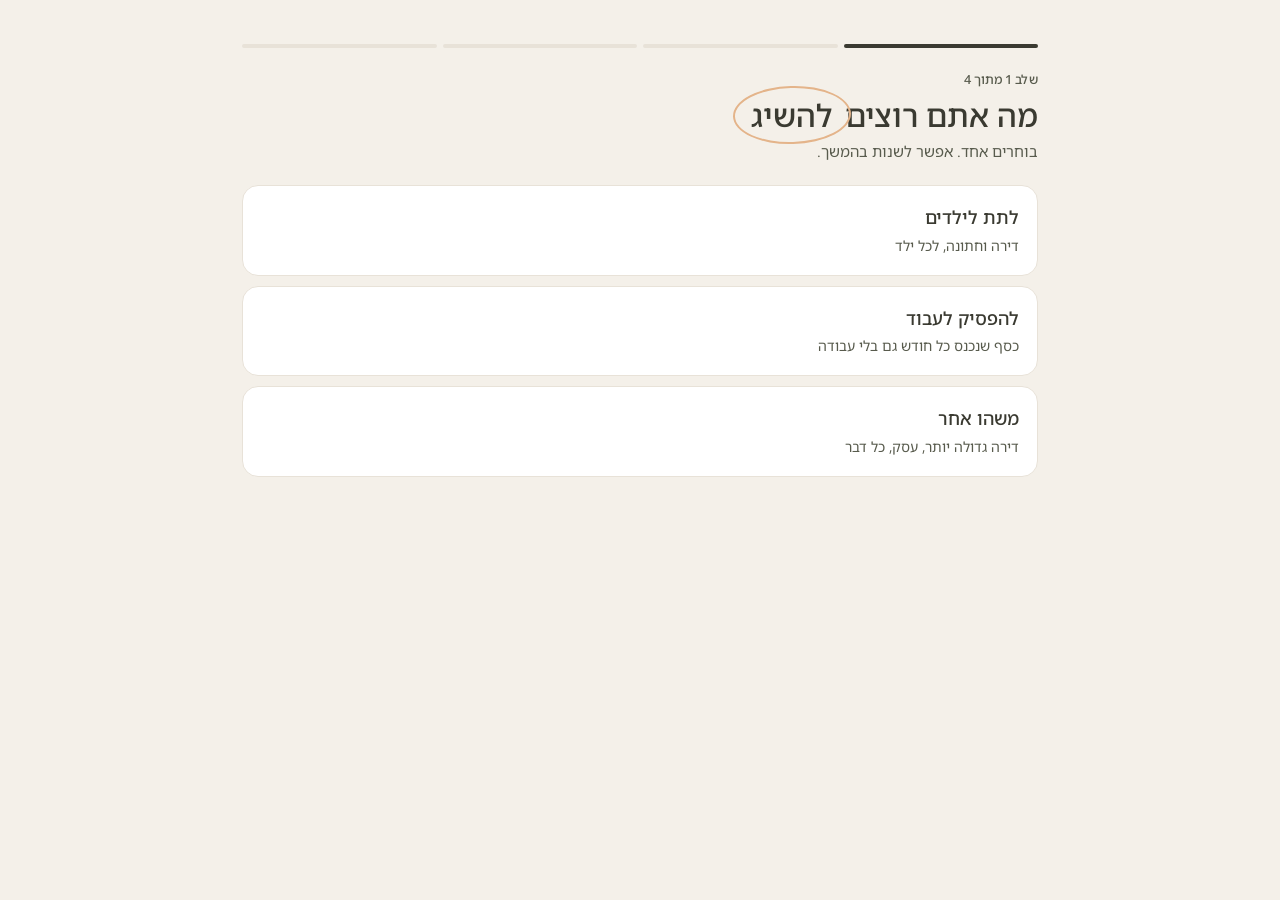
<file: docs/index.html>
<!DOCTYPE html>
<html lang="he" dir="rtl">
<head>
<meta charset="utf-8">
<meta name="viewport" content="width=device-width,initial-scale=1">
<title>כמה כסף חסר לכם</title>
<link href="https://fonts.googleapis.com/css2?family=Noto+Sans+Hebrew:wght@300;400;500;600&display=swap" rel="stylesheet">
<link rel="stylesheet" href="./gap.css">
</head>
<body>
<div id="osher-gap"></div>
<script src="./gap.js"></script>
</body>
</html>
</file>
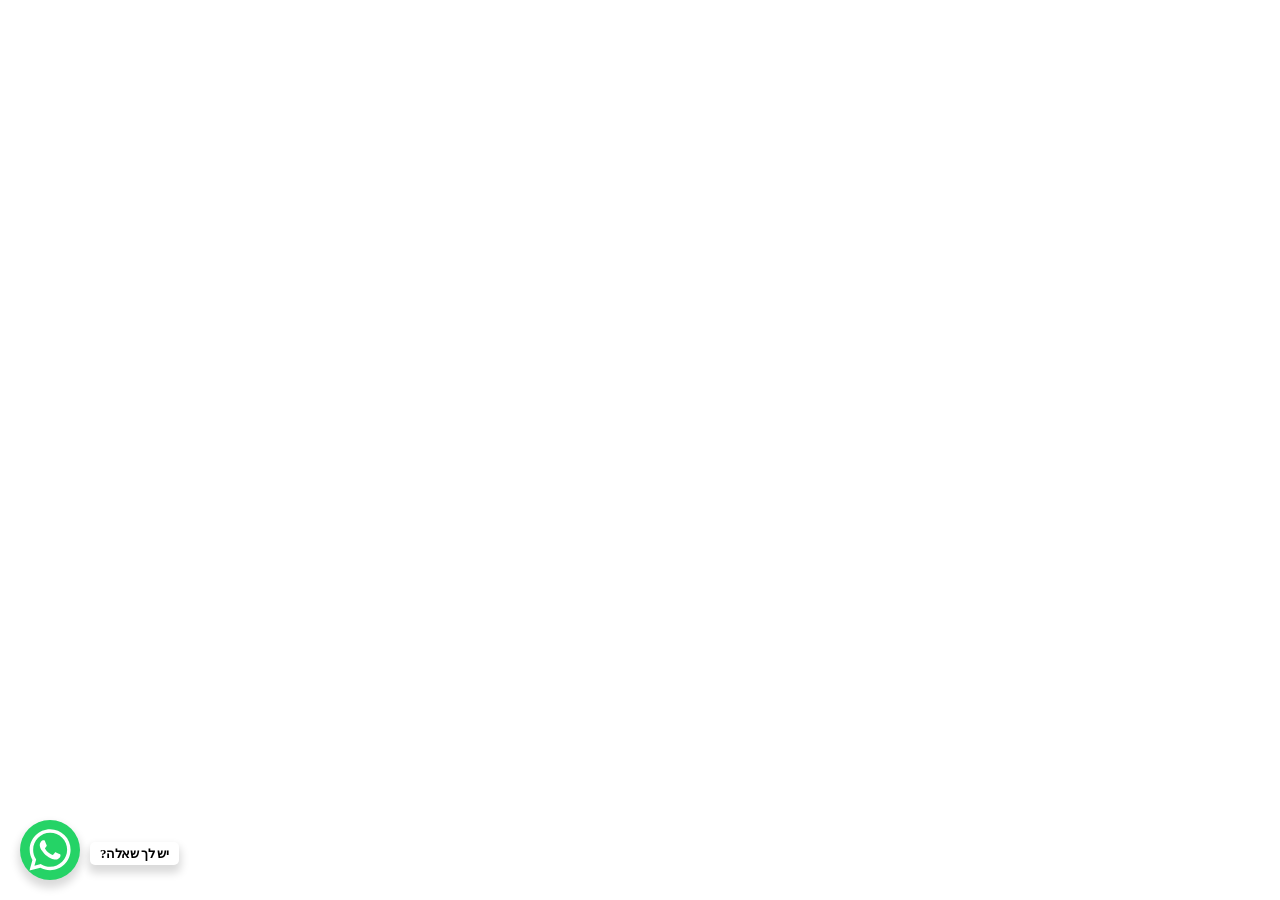
<file: wp-anon.html>
<!DOCTYPE html>
<html dir="rtl" lang="he-IL">
<head>
	<meta charset="UTF-8">
		<meta name='robots' content='index, follow, max-image-preview:large, max-snippet:-1, max-video-preview:-1' />
	<style>img:is([sizes="auto" i], [sizes^="auto," i]) { contain-intrinsic-size: 3000px 1500px }</style>
	
	<!-- This site is optimized with the Yoast SEO plugin v26.3 - https://yoast.com/wordpress/plugins/seo/ -->
	<title>כמה כסף חסר לכם - אושר פיננסי</title>
	<link rel="canonical" href="https://osher-financial.co.il/money-gap/" />
	<meta property="og:locale" content="he_IL" />
	<meta property="og:type" content="article" />
	<meta property="og:title" content="כמה כסף חסר לכם - אושר פיננסי" />
	<meta property="og:url" content="https://osher-financial.co.il/money-gap/" />
	<meta property="og:site_name" content="אושר פיננסי" />
	<meta property="article:publisher" content="https://www.facebook.com/osherfinances" />
	<meta property="article:modified_time" content="2026-11-05T10:07:45+00:00" />
	<meta name="twitter:card" content="summary_large_image" />
	<script type="application/ld+json" class="yoast-schema-graph">{"@context":"https://schema.org","@graph":[{"@type":"WebPage","@id":"https://osher-financial.co.il/money-gap/","url":"https://osher-financial.co.il/money-gap/","name":"כמה כסף חסר לכם - אושר פיננסי","isPartOf":{"@id":"https://osher-financial.co.il/#website"},"datePublished":"2026-11-05T10:07:44+00:00","dateModified":"2026-11-05T10:07:45+00:00","breadcrumb":{"@id":"https://osher-financial.co.il/money-gap/#breadcrumb"},"inLanguage":"he-IL","potentialAction":[{"@type":"ReadAction","target":["https://osher-financial.co.il/money-gap/"]}]},{"@type":"BreadcrumbList","@id":"https://osher-financial.co.il/money-gap/#breadcrumb","itemListElement":[{"@type":"ListItem","position":1,"name":"דף הבית","item":"https://osher-financial.co.il/"},{"@type":"ListItem","position":2,"name":"כמה כסף חסר לכם"}]},{"@type":"WebSite","@id":"https://osher-financial.co.il/#website","url":"https://osher-financial.co.il/","name":"אושר פיננסי - בונים למשפחות עושר כלכלי","description":"ייעוץ לכלכלת המשפחה | ניהול כלכלת המשפחה","publisher":{"@id":"https://osher-financial.co.il/#organization"},"potentialAction":[{"@type":"SearchAction","target":{"@type":"EntryPoint","urlTemplate":"https://osher-financial.co.il/?s={search_term_string}"},"query-input":{"@type":"PropertyValueSpecification","valueRequired":true,"valueName":"search_term_string"}}],"inLanguage":"he-IL"},{"@type":"Organization","@id":"https://osher-financial.co.il/#organization","name":"אושר פיננסי","alternateName":"Osher Financial","url":"https://osher-financial.co.il/","logo":{"@type":"ImageObject","inLanguage":"he-IL","@id":"https://osher-financial.co.il/#/schema/logo/image/","url":"https://osher-financial.co.il/wp-content/uploads/2023/12/אושר-פיננסי-לוגו.png","contentUrl":"https://osher-financial.co.il/wp-content/uploads/2023/12/אושר-פיננסי-לוגו.png","width":500,"height":500,"caption":"אושר פיננסי"},"image":{"@id":"https://osher-financial.co.il/#/schema/logo/image/"},"sameAs":["https://www.facebook.com/osherfinances","https://www.instagram.com/osher_financial/","https://www.youtube.com/@osherfinancial"]}]}</script>
	<!-- / Yoast SEO plugin. -->


<link rel="alternate" type="application/rss+xml" title="אושר פיננסי &laquo; פיד‏" href="https://osher-financial.co.il/feed/" />
<link rel="alternate" type="application/rss+xml" title="אושר פיננסי &laquo; פיד תגובות‏" href="https://osher-financial.co.il/comments/feed/" />
<script>
window._wpemojiSettings = {"baseUrl":"https:\/\/s.w.org\/images\/core\/emoji\/16.0.1\/72x72\/","ext":".png","svgUrl":"https:\/\/s.w.org\/images\/core\/emoji\/16.0.1\/svg\/","svgExt":".svg","source":{"concatemoji":"https:\/\/osher-financial.co.il\/wp-includes\/js\/wp-emoji-release.min.js?ver=6.8.12"}};
/*! This file is auto-generated */
!function(s,n){var o,i,e;function c(e){try{var t={supportTests:e,timestamp:(new Date).valueOf()};sessionStorage.setItem(o,JSON.stringify(t))}catch(e){}}function p(e,t,n){e.clearRect(0,0,e.canvas.width,e.canvas.height),e.fillText(t,0,0);var t=new Uint32Array(e.getImageData(0,0,e.canvas.width,e.canvas.height).data),a=(e.clearRect(0,0,e.canvas.width,e.canvas.height),e.fillText(n,0,0),new Uint32Array(e.getImageData(0,0,e.canvas.width,e.canvas.height).data));return t.every(function(e,t){return e===a[t]})}function u(e,t){e.clearRect(0,0,e.canvas.width,e.canvas.height),e.fillText(t,0,0);for(var n=e.getImageData(16,16,1,1),a=0;a<n.data.length;a++)if(0!==n.data[a])return!1;return!0}function f(e,t,n,a){switch(t){case"flag":return n(e,"\ud83c\udff3\ufe0f\u200d\u26a7\ufe0f","\ud83c\udff3\ufe0f\u200b\u26a7\ufe0f")?!1:!n(e,"\ud83c\udde8\ud83c\uddf6","\ud83c\udde8\u200b\ud83c\uddf6")&&!n(e,"\ud83c\udff4\udb40\udc67\udb40\udc62\udb40\udc65\udb40\udc6e\udb40\udc67\udb40\udc7f","\ud83c\udff4\u200b\udb40\udc67\u200b\udb40\udc62\u200b\udb40\udc65\u200b\udb40\udc6e\u200b\udb40\udc67\u200b\udb40\udc7f");case"emoji":return!a(e,"\ud83e\udedf")}return!1}function g(e,t,n,a){var r="undefined"!=typeof WorkerGlobalScope&&self instanceof WorkerGlobalScope?new OffscreenCanvas(300,150):s.createElement("canvas"),o=r.getContext("2d",{willReadFrequently:!0}),i=(o.textBaseline="top",o.font="600 32px Arial",{});return e.forEach(function(e){i[e]=t(o,e,n,a)}),i}function t(e){var t=s.createElement("script");t.src=e,t.defer=!0,s.head.appendChild(t)}"undefined"!=typeof Promise&&(o="wpEmojiSettingsSupports",i=["flag","emoji"],n.supports={everything:!0,everythingExceptFlag:!0},e=new Promise(function(e){s.addEventListener("DOMContentLoaded",e,{once:!0})}),new Promise(function(t){var n=function(){try{var e=JSON.parse(sessionStorage.getItem(o));if("object"==typeof e&&"number"==typeof e.timestamp&&(new Date).valueOf()<e.timestamp+604800&&"object"==typeof e.supportTests)return e.supportTests}catch(e){}return null}();if(!n){if("undefined"!=typeof Worker&&"undefined"!=typeof OffscreenCanvas&&"undefined"!=typeof URL&&URL.createObjectURL&&"undefined"!=typeof Blob)try{var e="postMessage("+g.toString()+"("+[JSON.stringify(i),f.toString(),p.toString(),u.toString()].join(",")+"));",a=new Blob([e],{type:"text/javascript"}),r=new Worker(URL.createObjectURL(a),{name:"wpTestEmojiSupports"});return void(r.onmessage=function(e){c(n=e.data),r.terminate(),t(n)})}catch(e){}c(n=g(i,f,p,u))}t(n)}).then(function(e){for(var t in e)n.supports[t]=e[t],n.supports.everything=n.supports.everything&&n.supports[t],"flag"!==t&&(n.supports.everythingExceptFlag=n.supports.everythingExceptFlag&&n.supports[t]);n.supports.everythingExceptFlag=n.supports.everythingExceptFlag&&!n.supports.flag,n.DOMReady=!1,n.readyCallback=function(){n.DOMReady=!0}}).then(function(){return e}).then(function(){var e;n.supports.everything||(n.readyCallback(),(e=n.source||{}).concatemoji?t(e.concatemoji):e.wpemoji&&e.twemoji&&(t(e.twemoji),t(e.wpemoji)))}))}((window,document),window._wpemojiSettings);
</script>
<style id='wp-emoji-styles-inline-css'>

	img.wp-smiley, img.emoji {
		display: inline !important;
		border: none !important;
		box-shadow: none !important;
		height: 1em !important;
		width: 1em !important;
		margin: 0 0.07em !important;
		vertical-align: -0.1em !important;
		background: none !important;
		padding: 0 !important;
	}
</style>
<style id='global-styles-inline-css'>
:root{--wp--preset--aspect-ratio--square: 1;--wp--preset--aspect-ratio--4-3: 4/3;--wp--preset--aspect-ratio--3-4: 3/4;--wp--preset--aspect-ratio--3-2: 3/2;--wp--preset--aspect-ratio--2-3: 2/3;--wp--preset--aspect-ratio--16-9: 16/9;--wp--preset--aspect-ratio--9-16: 9/16;--wp--preset--color--black: #000000;--wp--preset--color--cyan-bluish-gray: #abb8c3;--wp--preset--color--white: #ffffff;--wp--preset--color--pale-pink: #f78da7;--wp--preset--color--vivid-red: #cf2e2e;--wp--preset--color--luminous-vivid-orange: #ff6900;--wp--preset--color--luminous-vivid-amber: #fcb900;--wp--preset--color--light-green-cyan: #7bdcb5;--wp--preset--color--vivid-green-cyan: #00d084;--wp--preset--color--pale-cyan-blue: #8ed1fc;--wp--preset--color--vivid-cyan-blue: #0693e3;--wp--preset--color--vivid-purple: #9b51e0;--wp--preset--gradient--vivid-cyan-blue-to-vivid-purple: linear-gradient(135deg,rgba(6,147,227,1) 0%,rgb(155,81,224) 100%);--wp--preset--gradient--light-green-cyan-to-vivid-green-cyan: linear-gradient(135deg,rgb(122,220,180) 0%,rgb(0,208,130) 100%);--wp--preset--gradient--luminous-vivid-amber-to-luminous-vivid-orange: linear-gradient(135deg,rgba(252,185,0,1) 0%,rgba(255,105,0,1) 100%);--wp--preset--gradient--luminous-vivid-orange-to-vivid-red: linear-gradient(135deg,rgba(255,105,0,1) 0%,rgb(207,46,46) 100%);--wp--preset--gradient--very-light-gray-to-cyan-bluish-gray: linear-gradient(135deg,rgb(238,238,238) 0%,rgb(169,184,195) 100%);--wp--preset--gradient--cool-to-warm-spectrum: linear-gradient(135deg,rgb(74,234,220) 0%,rgb(151,120,209) 20%,rgb(207,42,186) 40%,rgb(238,44,130) 60%,rgb(251,105,98) 80%,rgb(254,248,76) 100%);--wp--preset--gradient--blush-light-purple: linear-gradient(135deg,rgb(255,206,236) 0%,rgb(152,150,240) 100%);--wp--preset--gradient--blush-bordeaux: linear-gradient(135deg,rgb(254,205,165) 0%,rgb(254,45,45) 50%,rgb(107,0,62) 100%);--wp--preset--gradient--luminous-dusk: linear-gradient(135deg,rgb(255,203,112) 0%,rgb(199,81,192) 50%,rgb(65,88,208) 100%);--wp--preset--gradient--pale-ocean: linear-gradient(135deg,rgb(255,245,203) 0%,rgb(182,227,212) 50%,rgb(51,167,181) 100%);--wp--preset--gradient--electric-grass: linear-gradient(135deg,rgb(202,248,128) 0%,rgb(113,206,126) 100%);--wp--preset--gradient--midnight: linear-gradient(135deg,rgb(2,3,129) 0%,rgb(40,116,252) 100%);--wp--preset--font-size--small: 13px;--wp--preset--font-size--medium: 20px;--wp--preset--font-size--large: 36px;--wp--preset--font-size--x-large: 42px;--wp--preset--spacing--20: 0.44rem;--wp--preset--spacing--30: 0.67rem;--wp--preset--spacing--40: 1rem;--wp--preset--spacing--50: 1.5rem;--wp--preset--spacing--60: 2.25rem;--wp--preset--spacing--70: 3.38rem;--wp--preset--spacing--80: 5.06rem;--wp--preset--shadow--natural: 6px 6px 9px rgba(0, 0, 0, 0.2);--wp--preset--shadow--deep: 12px 12px 50px rgba(0, 0, 0, 0.4);--wp--preset--shadow--sharp: 6px 6px 0px rgba(0, 0, 0, 0.2);--wp--preset--shadow--outlined: 6px 6px 0px -3px rgba(255, 255, 255, 1), 6px 6px rgba(0, 0, 0, 1);--wp--preset--shadow--crisp: 6px 6px 0px rgba(0, 0, 0, 1);}:root { --wp--style--global--content-size: 800px;--wp--style--global--wide-size: 1200px; }:where(body) { margin: 0; }.wp-site-blocks > .alignleft { float: left; margin-right: 2em; }.wp-site-blocks > .alignright { float: right; margin-left: 2em; }.wp-site-blocks > .aligncenter { justify-content: center; margin-left: auto; margin-right: auto; }:where(.wp-site-blocks) > * { margin-block-start: 24px; margin-block-end: 0; }:where(.wp-site-blocks) > :first-child { margin-block-start: 0; }:where(.wp-site-blocks) > :last-child { margin-block-end: 0; }:root { --wp--style--block-gap: 24px; }:root :where(.is-layout-flow) > :first-child{margin-block-start: 0;}:root :where(.is-layout-flow) > :last-child{margin-block-end: 0;}:root :where(.is-layout-flow) > *{margin-block-start: 24px;margin-block-end: 0;}:root :where(.is-layout-constrained) > :first-child{margin-block-start: 0;}:root :where(.is-layout-constrained) > :last-child{margin-block-end: 0;}:root :where(.is-layout-constrained) > *{margin-block-start: 24px;margin-block-end: 0;}:root :where(.is-layout-flex){gap: 24px;}:root :where(.is-layout-grid){gap: 24px;}.is-layout-flow > .alignleft{float: left;margin-inline-start: 0;margin-inline-end: 2em;}.is-layout-flow > .alignright{float: right;margin-inline-start: 2em;margin-inline-end: 0;}.is-layout-flow > .aligncenter{margin-left: auto !important;margin-right: auto !important;}.is-layout-constrained > .alignleft{float: left;margin-inline-start: 0;margin-inline-end: 2em;}.is-layout-constrained > .alignright{float: right;margin-inline-start: 2em;margin-inline-end: 0;}.is-layout-constrained > .aligncenter{margin-left: auto !important;margin-right: auto !important;}.is-layout-constrained > :where(:not(.alignleft):not(.alignright):not(.alignfull)){max-width: var(--wp--style--global--content-size);margin-left: auto !important;margin-right: auto !important;}.is-layout-constrained > .alignwide{max-width: var(--wp--style--global--wide-size);}body .is-layout-flex{display: flex;}.is-layout-flex{flex-wrap: wrap;align-items: center;}.is-layout-flex > :is(*, div){margin: 0;}body .is-layout-grid{display: grid;}.is-layout-grid > :is(*, div){margin: 0;}body{padding-top: 0px;padding-right: 0px;padding-bottom: 0px;padding-left: 0px;}a:where(:not(.wp-element-button)){text-decoration: underline;}:root :where(.wp-element-button, .wp-block-button__link){background-color: #32373c;border-width: 0;color: #fff;font-family: inherit;font-size: inherit;line-height: inherit;padding: calc(0.667em + 2px) calc(1.333em + 2px);text-decoration: none;}.has-black-color{color: var(--wp--preset--color--black) !important;}.has-cyan-bluish-gray-color{color: var(--wp--preset--color--cyan-bluish-gray) !important;}.has-white-color{color: var(--wp--preset--color--white) !important;}.has-pale-pink-color{color: var(--wp--preset--color--pale-pink) !important;}.has-vivid-red-color{color: var(--wp--preset--color--vivid-red) !important;}.has-luminous-vivid-orange-color{color: var(--wp--preset--color--luminous-vivid-orange) !important;}.has-luminous-vivid-amber-color{color: var(--wp--preset--color--luminous-vivid-amber) !important;}.has-light-green-cyan-color{color: var(--wp--preset--color--light-green-cyan) !important;}.has-vivid-green-cyan-color{color: var(--wp--preset--color--vivid-green-cyan) !important;}.has-pale-cyan-blue-color{color: var(--wp--preset--color--pale-cyan-blue) !important;}.has-vivid-cyan-blue-color{color: var(--wp--preset--color--vivid-cyan-blue) !important;}.has-vivid-purple-color{color: var(--wp--preset--color--vivid-purple) !important;}.has-black-background-color{background-color: var(--wp--preset--color--black) !important;}.has-cyan-bluish-gray-background-color{background-color: var(--wp--preset--color--cyan-bluish-gray) !important;}.has-white-background-color{background-color: var(--wp--preset--color--white) !important;}.has-pale-pink-background-color{background-color: var(--wp--preset--color--pale-pink) !important;}.has-vivid-red-background-color{background-color: var(--wp--preset--color--vivid-red) !important;}.has-luminous-vivid-orange-background-color{background-color: var(--wp--preset--color--luminous-vivid-orange) !important;}.has-luminous-vivid-amber-background-color{background-color: var(--wp--preset--color--luminous-vivid-amber) !important;}.has-light-green-cyan-background-color{background-color: var(--wp--preset--color--light-green-cyan) !important;}.has-vivid-green-cyan-background-color{background-color: var(--wp--preset--color--vivid-green-cyan) !important;}.has-pale-cyan-blue-background-color{background-color: var(--wp--preset--color--pale-cyan-blue) !important;}.has-vivid-cyan-blue-background-color{background-color: var(--wp--preset--color--vivid-cyan-blue) !important;}.has-vivid-purple-background-color{background-color: var(--wp--preset--color--vivid-purple) !important;}.has-black-border-color{border-color: var(--wp--preset--color--black) !important;}.has-cyan-bluish-gray-border-color{border-color: var(--wp--preset--color--cyan-bluish-gray) !important;}.has-white-border-color{border-color: var(--wp--preset--color--white) !important;}.has-pale-pink-border-color{border-color: var(--wp--preset--color--pale-pink) !important;}.has-vivid-red-border-color{border-color: var(--wp--preset--color--vivid-red) !important;}.has-luminous-vivid-orange-border-color{border-color: var(--wp--preset--color--luminous-vivid-orange) !important;}.has-luminous-vivid-amber-border-color{border-color: var(--wp--preset--color--luminous-vivid-amber) !important;}.has-light-green-cyan-border-color{border-color: var(--wp--preset--color--light-green-cyan) !important;}.has-vivid-green-cyan-border-color{border-color: var(--wp--preset--color--vivid-green-cyan) !important;}.has-pale-cyan-blue-border-color{border-color: var(--wp--preset--color--pale-cyan-blue) !important;}.has-vivid-cyan-blue-border-color{border-color: var(--wp--preset--color--vivid-cyan-blue) !important;}.has-vivid-purple-border-color{border-color: var(--wp--preset--color--vivid-purple) !important;}.has-vivid-cyan-blue-to-vivid-purple-gradient-background{background: var(--wp--preset--gradient--vivid-cyan-blue-to-vivid-purple) !important;}.has-light-green-cyan-to-vivid-green-cyan-gradient-background{background: var(--wp--preset--gradient--light-green-cyan-to-vivid-green-cyan) !important;}.has-luminous-vivid-amber-to-luminous-vivid-orange-gradient-background{background: var(--wp--preset--gradient--luminous-vivid-amber-to-luminous-vivid-orange) !important;}.has-luminous-vivid-orange-to-vivid-red-gradient-background{background: var(--wp--preset--gradient--luminous-vivid-orange-to-vivid-red) !important;}.has-very-light-gray-to-cyan-bluish-gray-gradient-background{background: var(--wp--preset--gradient--very-light-gray-to-cyan-bluish-gray) !important;}.has-cool-to-warm-spectrum-gradient-background{background: var(--wp--preset--gradient--cool-to-warm-spectrum) !important;}.has-blush-light-purple-gradient-background{background: var(--wp--preset--gradient--blush-light-purple) !important;}.has-blush-bordeaux-gradient-background{background: var(--wp--preset--gradient--blush-bordeaux) !important;}.has-luminous-dusk-gradient-background{background: var(--wp--preset--gradient--luminous-dusk) !important;}.has-pale-ocean-gradient-background{background: var(--wp--preset--gradient--pale-ocean) !important;}.has-electric-grass-gradient-background{background: var(--wp--preset--gradient--electric-grass) !important;}.has-midnight-gradient-background{background: var(--wp--preset--gradient--midnight) !important;}.has-small-font-size{font-size: var(--wp--preset--font-size--small) !important;}.has-medium-font-size{font-size: var(--wp--preset--font-size--medium) !important;}.has-large-font-size{font-size: var(--wp--preset--font-size--large) !important;}.has-x-large-font-size{font-size: var(--wp--preset--font-size--x-large) !important;}
:root :where(.wp-block-pullquote){font-size: 1.5em;line-height: 1.6;}
</style>
<link rel='stylesheet' id='hello-elementor-css' href='https://osher-financial.co.il/wp-content/themes/hello-elementor/style.min.css?ver=3.4.3' media='all' />
<link rel='stylesheet' id='hello-elementor-theme-style-css' href='https://osher-financial.co.il/wp-content/themes/hello-elementor/theme.min.css?ver=3.4.3' media='all' />
<link rel='stylesheet' id='hello-elementor-header-footer-css' href='https://osher-financial.co.il/wp-content/themes/hello-elementor/header-footer.min.css?ver=3.4.3' media='all' />
<link rel='stylesheet' id='elementor-frontend-css' href='https://osher-financial.co.il/wp-content/plugins/elementor/assets/css/frontend.min.css?ver=3.34.0' media='all' />
<style id='elementor-frontend-inline-css'>
.elementor-kit-7{--e-global-color-primary:#535251;--e-global-color-secondary:#1D1D1D;--e-global-color-text:#7A7A7A;--e-global-color-accent:#61CE70;--e-global-color-709e678:#F3F3F3;--e-global-color-55804d5:#FFE36F;--e-global-color-45a2edb:#FFD64D;--e-global-color-d5941cb:#F4F0E9;--e-global-color-222638f:#3A3A31;--e-global-color-3e6954d:#585B4D;--e-global-color-ac7f463:#E4B48A;--e-global-typography-primary-font-family:"Open Sans";--e-global-typography-primary-font-size:4vw;--e-global-typography-primary-font-weight:600;--e-global-typography-secondary-font-family:"Open Sans";--e-global-typography-secondary-font-size:3vw;--e-global-typography-secondary-font-weight:400;--e-global-typography-text-font-family:"Open Sans";--e-global-typography-text-font-size:2vw;--e-global-typography-text-font-weight:400;--e-global-typography-accent-font-family:"Roboto";--e-global-typography-accent-font-weight:500;}.elementor-kit-7 e-page-transition{background-color:#FFBC7D;}.elementor-section.elementor-section-boxed > .elementor-container{max-width:1140px;}.e-con{--container-max-width:1140px;}.elementor-widget:not(:last-child){margin-block-end:20px;}.elementor-element{--widgets-spacing:20px 20px;--widgets-spacing-row:20px;--widgets-spacing-column:20px;}{}h1.entry-title{display:var(--page-title-display);}.site-header .site-branding{flex-direction:column;align-items:stretch;}.site-header{padding-inline-end:0px;padding-inline-start:0px;}.site-footer .site-branding{flex-direction:column;align-items:stretch;}@media(max-width:1024px){.elementor-section.elementor-section-boxed > .elementor-container{max-width:1024px;}.e-con{--container-max-width:1024px;}}@media(max-width:767px){.elementor-kit-7{--e-global-typography-primary-font-size:2em;--e-global-typography-secondary-font-size:1.5em;--e-global-typography-text-font-size:1em;}.elementor-section.elementor-section-boxed > .elementor-container{max-width:767px;}.e-con{--container-max-width:767px;}}/* Start custom CSS */html , body {
    max-width: 100%;
    overflow-x: hidden;
}/* End custom CSS */
.elementor-3485 .elementor-element.elementor-element-68e0fa3{--display:flex;}
</style>
<link rel='stylesheet' id='elementor-gf-local-opensans-css' href='https://osher-financial.co.il/wp-content/uploads/elementor/google-fonts/css/opensans.css?ver=1748351490' media='all' />
<link rel='stylesheet' id='elementor-gf-local-roboto-css' href='https://osher-financial.co.il/wp-content/uploads/elementor/google-fonts/css/roboto.css?ver=1748351514' media='all' />
<script id="breeze-prefetch-js-extra">
var breeze_prefetch = {"local_url":"https:\/\/osher-financial.co.il","ignore_remote_prefetch":"1","ignore_list":["wp-admin","wp-login.php"]};
</script>
<script src="https://osher-financial.co.il/wp-content/plugins/breeze/assets/js/js-front-end/breeze-prefetch-links.min.js?ver=2.2.14" id="breeze-prefetch-js"></script>
<script src="https://osher-financial.co.il/wp-content/plugins/stop-user-enumeration/frontend/js/frontend.js?ver=1.7.10" id="stop-user-enumeration-js" defer data-wp-strategy="defer"></script>
<script src="https://osher-financial.co.il/wp-includes/js/jquery/jquery.min.js?ver=3.7.1" id="jquery-core-js"></script>
<script src="https://osher-financial.co.il/wp-includes/js/jquery/jquery-migrate.min.js?ver=3.4.1" id="jquery-migrate-js"></script>
<link rel="https://api.w.org/" href="https://osher-financial.co.il/wp-json/" /><link rel="alternate" title="JSON" type="application/json" href="https://osher-financial.co.il/wp-json/wp/v2/pages/3485" /><link rel="EditURI" type="application/rsd+xml" title="RSD" href="https://osher-financial.co.il/xmlrpc.php?rsd" />
<link rel='shortlink' href='https://osher-financial.co.il/?p=3485' />
<link rel="alternate" title="oEmbed (JSON)" type="application/json+oembed" href="https://osher-financial.co.il/wp-json/oembed/1.0/embed?url=https%3A%2F%2Fosher-financial.co.il%2Fmoney-gap%2F" />
<link rel="alternate" title="oEmbed (XML)" type="text/xml+oembed" href="https://osher-financial.co.il/wp-json/oembed/1.0/embed?url=https%3A%2F%2Fosher-financial.co.il%2Fmoney-gap%2F&#038;format=xml" />

		<script>
		(function(h,o,t,j,a,r){
			h.hj=h.hj||function(){(h.hj.q=h.hj.q||[]).push(arguments)};
			h._hjSettings={hjid:6453921,hjsv:5};
			a=o.getElementsByTagName('head')[0];
			r=o.createElement('script');r.async=1;
			r.src=t+h._hjSettings.hjid+j+h._hjSettings.hjsv;
			a.appendChild(r);
		})(window,document,'//static.hotjar.com/c/hotjar-','.js?sv=');
		</script>
		<meta name="generator" content="Elementor 3.34.0; features: e_font_icon_svg, additional_custom_breakpoints; settings: css_print_method-internal, google_font-enabled, font_display-swap">
<!-- Meta Pixel Code -->
<script>
!function(f,b,e,v,n,t,s)
{if(f.fbq)return;n=f.fbq=function(){n.callMethod?
n.callMethod.apply(n,arguments):n.queue.push(arguments)};
if(!f._fbq)f._fbq=n;n.push=n;n.loaded=!0;n.version='2.0';
n.queue=[];t=b.createElement(e);t.async=!0;
t.src=v;s=b.getElementsByTagName(e)[0];
s.parentNode.insertBefore(t,s)}(window, document,'script',
'https://connect.facebook.net/en_US/fbevents.js');
fbq('init', '1307839299828423');
fbq('track', 'PageView');
</script>
<noscript><img height="1" width="1" style="display:none"
src="https://www.facebook.com/tr?id=1307839299828423&ev=PageView&noscript=1"
/></noscript>
<!-- End Meta Pixel Code -->
<!-- Google Tag Manager -->
<script>(function(w,d,s,l,i){w[l]=w[l]||[];w[l].push({'gtm.start':
new Date().getTime(),event:'gtm.js'});var f=d.getElementsByTagName(s)[0],
j=d.createElement(s),dl=l!='dataLayer'?'&l='+l:'';j.async=true;j.src=
'https://www.googletagmanager.com/gtm.js?id='+i+dl;f.parentNode.insertBefore(j,f);
})(window,document,'script','dataLayer','GTM-WK474Q2S');</script>
<!-- End Google Tag Manager -->
<meta name="google-site-verification" content="jhnqJMYJ5ols6lJ2uCuEl9wYM4bgwDYL18kikE1bho0" />
<!-- TikTok Pixel Code Start -->
<script>
!function (w, d, t) {
  w.TiktokAnalyticsObject=t;var ttq=w[t]=w[t]||[];ttq.methods=["page","track","identify","instances","debug","on","off","once","ready","alias","group","enableCookie","disableCookie","holdConsent","revokeConsent","grantConsent"],ttq.setAndDefer=function(t,e){t[e]=function(){t.push([e].concat(Array.prototype.slice.call(arguments,0)))}};for(var i=0;i<ttq.methods.length;i++)ttq.setAndDefer(ttq,ttq.methods[i]);ttq.instance=function(t){for(
var e=ttq._i[t]||[],n=0;n<ttq.methods.length;n++)ttq.setAndDefer(e,ttq.methods[n]);return e},ttq.load=function(e,n){var r="https://analytics.tiktok.com/i18n/pixel/events.js",o=n&&n.partner;ttq._i=ttq._i||{},ttq._i[e]=[],ttq._i[e]._u=r,ttq._t=ttq._t||{},ttq._t[e]=+new Date,ttq._o=ttq._o||{},ttq._o[e]=n||{};n=document.createElement("script")
;n.type="text/javascript",n.async=!0,n.src=r+"?sdkid="+e+"&lib="+t;e=document.getElementsByTagName("script")[0];e.parentNode.insertBefore(n,e)};


  ttq.load('CUURFDRC77UE7K4ERRBG');
  ttq.page();
}(window, document, 'ttq');
</script>
<!-- TikTok Pixel Code End -->
<!-- Google tag (gtag.js) -->
<script async src="https://www.googletagmanager.com/gtag/js?id=G-3EY46BBRY4"></script>
<script>
  window.dataLayer = window.dataLayer || [];
  function gtag(){dataLayer.push(arguments);}
  gtag('js', new Date());

  gtag('config', 'G-3EY46BBRY4');
</script>
<script>(function(){try{var q=new URLSearchParams(window.location.search);var g=q.get("gclid");if(g){try{localStorage.setItem("osher_gclid",g);}catch(e){}}else{try{g=localStorage.getItem("osher_gclid");}catch(e){g=null;}}if(!g){return;}var fill=function(){var els=document.querySelectorAll("input[name='form_fields[gclid]']");for(var i=0;i<els.length;i++){if(!els[i].value){els[i].value=g;}}};if(document.readyState!=="loading"){fill();}else{document.addEventListener("DOMContentLoaded",fill);}}catch(e){}})();</script>
			<style>
				.e-con.e-parent:nth-of-type(n+4):not(.e-lazyloaded):not(.e-no-lazyload),
				.e-con.e-parent:nth-of-type(n+4):not(.e-lazyloaded):not(.e-no-lazyload) * {
					background-image: none !important;
				}
				@media screen and (max-height: 1024px) {
					.e-con.e-parent:nth-of-type(n+3):not(.e-lazyloaded):not(.e-no-lazyload),
					.e-con.e-parent:nth-of-type(n+3):not(.e-lazyloaded):not(.e-no-lazyload) * {
						background-image: none !important;
					}
				}
				@media screen and (max-height: 640px) {
					.e-con.e-parent:nth-of-type(n+2):not(.e-lazyloaded):not(.e-no-lazyload),
					.e-con.e-parent:nth-of-type(n+2):not(.e-lazyloaded):not(.e-no-lazyload) * {
						background-image: none !important;
					}
				}
			</style>
			<link rel="icon" href="https://osher-financial.co.il/wp-content/uploads/2026/08/cropped-Asset-47שפה-גרפית-32x32.png" sizes="32x32" />
<link rel="icon" href="https://osher-financial.co.il/wp-content/uploads/2026/08/cropped-Asset-47שפה-גרפית-192x192.png" sizes="192x192" />
<link rel="apple-touch-icon" href="https://osher-financial.co.il/wp-content/uploads/2026/08/cropped-Asset-47שפה-גרפית-180x180.png" />
<meta name="msapplication-TileImage" content="https://osher-financial.co.il/wp-content/uploads/2026/08/cropped-Asset-47שפה-גרפית-270x270.png" />
	<meta name="viewport" content="width=device-width, initial-scale=1.0, viewport-fit=cover" /></head>
<body class="rtl wp-singular page-template page-template-elementor_canvas page page-id-3485 wp-custom-logo wp-embed-responsive wp-theme-hello-elementor eio-default hello-elementor-default elementor-default elementor-template-canvas elementor-kit-7 elementor-page elementor-page-3485">
			<div data-elementor-type="wp-page" data-elementor-id="3485" class="elementor elementor-3485" data-elementor-post-type="page">
				<div class="elementor-element elementor-element-68e0fa3 e-flex e-con-boxed e-con e-parent" data-id="68e0fa3" data-element_type="container">
					<div class="e-con-inner">
				<div class="elementor-element elementor-element-37c6e25 elementor-widget elementor-widget-html" data-id="37c6e25" data-element_type="widget" data-widget_type="html.default">
				<div class="elementor-widget-container">
					<link rel="stylesheet" href="https://richlife-boop.github.io/osher-gap/gap.css">
<div id="osher-gap"></div>
<script src="https://richlife-boop.github.io/osher-gap/gap.js"></script>
				</div>
				</div>
					</div>
				</div>
				</div>
		<script type="speculationrules">
{"prefetch":[{"source":"document","where":{"and":[{"href_matches":"\/*"},{"not":{"href_matches":["\/wp-*.php","\/wp-admin\/*","\/wp-content\/uploads\/*","\/wp-content\/*","\/wp-content\/plugins\/*","\/wp-content\/themes\/hello-elementor\/*","\/*\\?(.+)"]}},{"not":{"selector_matches":"a[rel~=\"nofollow\"]"}},{"not":{"selector_matches":".no-prefetch, .no-prefetch a"}}]},"eagerness":"conservative"}]}
</script>
<script>function loadScript(a){var b=document.getElementsByTagName("head")[0],c=document.createElement("script");c.type="text/javascript",c.src="https://tracker.metricool.com/app/resources/be.js",c.onreadystatechange=a,c.onload=a,b.appendChild(c)}loadScript(function(){beTracker.t({hash:'306d1d6e91a227348fb3184d9a294a8a'})})</script> <!-- BEGIN Simple Chat Button Plugin --> <style> #simple-chat-button--container { position: fixed; bottom: 20px; left: 20px; z-index: 999999999; } #simple-chat-button--button { display: block; position: relative; text-decoration: none; width: 60px; height: 60px; border-radius: 50%; -webkit-transition: all 0.2s ease-in-out; transition: all 0.2s ease-in-out; -webkit-transform: scale(1); transform: scale(1); box-shadow: 0 6px 8px 2px rgba(0, 0, 0, .15); background: url("[data-uri]") center/44px 44px no-repeat #25D366; } #simple-chat-button--text { display: block; position: absolute; width: max-content; background-color: #fff; bottom: 15px; left: 70px; border-radius: 5px; padding: 5px 10px; color: #000; font-size: 13px; font-weight: 700; letter-spacing: -0.03em; -webkit-user-select: none; -moz-user-select: none; -ms-user-select: none; user-select: none; word-break: keep-all; line-height: 1em; text-overflow: ellipsis; vertical-align: middle; box-shadow: 0 6px 8px 2px rgba(0, 0, 0, .15); } #simple-chat-button--button:before { content: ""; position: absolute; top: 0; bottom: 0; left: 0; right: 0; border-radius: 50%; -webkit-animation: scb-shockwave-animation 2s 5.3s ease-out infinite; animation: scb-shockwave-animation 2s 5.3s ease-out infinite; z-index: -1; } #simple-chat-button--button:hover { -webkit-transform: scale(1.06); transform: scale(1.06); -webkit-transition: all 0.2s ease-in-out; transition: all 0.2s ease-in-out; } @media only screen and (max-width: 1024px) { #simple-chat-button--container { bottom: 20px; } } @media only screen and (max-width: 768px) { #simple-chat-button--container { bottom: 20px; } } @-webkit-keyframes scb-shockwave-animation { 0% { -webkit-transform: scale(1); transform: scale(1); box-shadow: 0 0 2px rgba(0, 100, 0, .5), inset 0 0 1px rgba(0, 100, 0, .5); } 95% { box-shadow: 0 0 50px transparent, inset 0 0 30px transparent; } 100% { -webkit-transform: scale(1.2); transform: scale(1.2); } } @keyframes scb-shockwave-animation { 0% { -webkit-transform: scale(1); transform: scale(1); box-shadow: 0 0 2px rgba(0, 100, 0, .5), inset 0 0 1px rgba(0, 100, 0, .5); } 95% { box-shadow: 0 0 50px transparent, inset 0 0 30px transparent; } 100% { -webkit-transform: scale(1.2); transform: scale(1.2); } } </style> <div id="simple-chat-button--container"> <a id="simple-chat-button--button" href="https://api.whatsapp.com/send?phone=9720552767144&amp;text=%D7%94%D7%99%D7%99%2C+%D7%90%D7%A9%D7%9E%D7%97+%D7%9C%D7%A9%D7%9E%D7%95%D7%A2+%D7%A4%D7%A8%D7%98%D7%99%D7%9D+%D7%A0%D7%95%D7%A1%D7%A4%D7%99%D7%9D" target="_blank" rel="nofollow" aria-label="WhatsApp Chat Button" ></a> <span id="simple-chat-button--text">יש לך שאלה?</span> </div> <!-- END Simple Chat Button Plugin --> 			<script>
				const lazyloadRunObserver = () => {
					const lazyloadBackgrounds = document.querySelectorAll( `.e-con.e-parent:not(.e-lazyloaded)` );
					const lazyloadBackgroundObserver = new IntersectionObserver( ( entries ) => {
						entries.forEach( ( entry ) => {
							if ( entry.isIntersecting ) {
								let lazyloadBackground = entry.target;
								if( lazyloadBackground ) {
									lazyloadBackground.classList.add( 'e-lazyloaded' );
								}
								lazyloadBackgroundObserver.unobserve( entry.target );
							}
						});
					}, { rootMargin: '200px 0px 200px 0px' } );
					lazyloadBackgrounds.forEach( ( lazyloadBackground ) => {
						lazyloadBackgroundObserver.observe( lazyloadBackground );
					} );
				};
				const events = [
					'DOMContentLoaded',
					'elementor/lazyload/observe',
				];
				events.forEach( ( event ) => {
					document.addEventListener( event, lazyloadRunObserver );
				} );
			</script>
			<script src="https://osher-financial.co.il/wp-content/themes/hello-elementor/assets/js/hello-frontend.min.js?ver=3.4.3" id="hello-theme-frontend-js"></script>
<script src="https://osher-financial.co.il/wp-content/plugins/elementor/assets/js/webpack.runtime.min.js?ver=3.34.0" id="elementor-webpack-runtime-js"></script>
<script src="https://osher-financial.co.il/wp-content/plugins/elementor/assets/js/frontend-modules.min.js?ver=3.34.0" id="elementor-frontend-modules-js"></script>
<script src="https://osher-financial.co.il/wp-includes/js/jquery/ui/core.min.js?ver=1.13.3" id="jquery-ui-core-js"></script>
<script id="elementor-frontend-js-before">
var elementorFrontendConfig = {"environmentMode":{"edit":false,"wpPreview":false,"isScriptDebug":false},"i18n":{"shareOnFacebook":"\u05e9\u05ea\u05e3 \u05d1\u05e4\u05d9\u05d9\u05e1\u05d1\u05d5\u05e7","shareOnTwitter":"\u05e9\u05ea\u05e3 \u05d1\u05d8\u05d5\u05d5\u05d9\u05d8\u05e8","pinIt":"\u05dc\u05e0\u05e2\u05d5\u05e5 \u05d1\u05e4\u05d9\u05e0\u05d8\u05e8\u05e1\u05d8","download":"\u05d4\u05d5\u05e8\u05d3\u05d4","downloadImage":"\u05d4\u05d5\u05e8\u05d3\u05ea \u05ea\u05de\u05d5\u05e0\u05d4","fullscreen":"\u05de\u05e1\u05da \u05de\u05dc\u05d0","zoom":"\u05de\u05d9\u05e7\u05d5\u05d3","share":"\u05e9\u05ea\u05e3","playVideo":"\u05e0\u05d2\u05df \u05d5\u05d9\u05d3\u05d0\u05d5","previous":"\u05e7\u05d5\u05d3\u05dd","next":"\u05d4\u05d1\u05d0","close":"\u05e1\u05d2\u05d5\u05e8","a11yCarouselPrevSlideMessage":"\u05e9\u05e7\u05d5\u05e4\u05d9\u05ea \u05e7\u05d5\u05d3\u05de\u05ea","a11yCarouselNextSlideMessage":"\u05e9\u05e7\u05d5\u05e4\u05d9\u05ea \u05d4\u05d1\u05d0\u05d4","a11yCarouselFirstSlideMessage":"\u05d6\u05d5\u05d4\u05d9 \u05d4\u05e9\u05e7\u05d5\u05e4\u05d9\u05ea \u05d4\u05e8\u05d0\u05e9\u05d5\u05e0\u05d4","a11yCarouselLastSlideMessage":"\u05d6\u05d5\u05d4\u05d9 \u05d4\u05e9\u05e7\u05d5\u05e4\u05d9\u05ea \u05d4\u05d0\u05d7\u05e8\u05d5\u05e0\u05d4","a11yCarouselPaginationBulletMessage":"\u05dc\u05e2\u05d1\u05d5\u05e8 \u05dc\u05e9\u05e7\u05d5\u05e4\u05d9\u05ea"},"is_rtl":true,"breakpoints":{"xs":0,"sm":480,"md":768,"lg":1025,"xl":1440,"xxl":1600},"responsive":{"breakpoints":{"mobile":{"label":"\u05de\u05d5\u05d1\u05d9\u05d9\u05dc \u05d0\u05e0\u05db\u05d9","value":767,"default_value":767,"direction":"max","is_enabled":true},"mobile_extra":{"label":"\u05de\u05d5\u05d1\u05d9\u05d9\u05dc \u05d0\u05d5\u05e4\u05e7\u05d9","value":880,"default_value":880,"direction":"max","is_enabled":false},"tablet":{"label":"\u05d8\u05d0\u05d1\u05dc\u05d8 \u05d0\u05e0\u05db\u05d9","value":1024,"default_value":1024,"direction":"max","is_enabled":true},"tablet_extra":{"label":"\u05d8\u05d0\u05d1\u05dc\u05d8 \u05d0\u05d5\u05e4\u05e7\u05d9","value":1200,"default_value":1200,"direction":"max","is_enabled":false},"laptop":{"label":"\u05dc\u05e4\u05d8\u05d5\u05e4","value":1366,"default_value":1366,"direction":"max","is_enabled":false},"widescreen":{"label":"\u05de\u05e1\u05da \u05e8\u05d7\u05d1","value":2400,"default_value":2400,"direction":"min","is_enabled":false}},"hasCustomBreakpoints":false},"version":"3.34.0","is_static":false,"experimentalFeatures":{"e_font_icon_svg":true,"additional_custom_breakpoints":true,"container":true,"theme_builder_v2":true,"hello-theme-header-footer":true,"nested-elements":true,"home_screen":true,"global_classes_should_enforce_capabilities":true,"e_variables":true,"cloud-library":true,"e_opt_in_v4_page":true,"e_interactions":true,"import-export-customization":true,"mega-menu":true,"e_pro_variables":true},"urls":{"assets":"https:\/\/osher-financial.co.il\/wp-content\/plugins\/elementor\/assets\/","ajaxurl":"https:\/\/osher-financial.co.il\/wp-admin\/admin-ajax.php","uploadUrl":"https:\/\/osher-financial.co.il\/wp-content\/uploads"},"nonces":{"floatingButtonsClickTracking":"223d42ff87"},"swiperClass":"swiper","settings":{"page":[],"editorPreferences":[]},"kit":{"active_breakpoints":["viewport_mobile","viewport_tablet"],"global_image_lightbox":"yes","lightbox_enable_counter":"yes","lightbox_enable_fullscreen":"yes","lightbox_enable_zoom":"yes","lightbox_enable_share":"yes","lightbox_title_src":"title","lightbox_description_src":"description","hello_header_logo_type":"logo","hello_footer_logo_type":"logo"},"post":{"id":3485,"title":"%D7%9B%D7%9E%D7%94%20%D7%9B%D7%A1%D7%A3%20%D7%97%D7%A1%D7%A8%20%D7%9C%D7%9B%D7%9D%20-%20%D7%90%D7%95%D7%A9%D7%A8%20%D7%A4%D7%99%D7%A0%D7%A0%D7%A1%D7%99","excerpt":"","featuredImage":false}};
</script>
<script src="https://osher-financial.co.il/wp-content/plugins/elementor/assets/js/frontend.min.js?ver=3.34.0" id="elementor-frontend-js"></script>
<script src="https://osher-financial.co.il/wp-content/plugins/elementor-pro/assets/js/webpack-pro.runtime.min.js?ver=3.34.0" id="elementor-pro-webpack-runtime-js"></script>
<script src="https://osher-financial.co.il/wp-includes/js/dist/hooks.min.js?ver=4d63a3d491d11ffd8ac6" id="wp-hooks-js"></script>
<script src="https://osher-financial.co.il/wp-includes/js/dist/i18n.min.js?ver=5e580eb46a90c2b997e6" id="wp-i18n-js"></script>
<script id="wp-i18n-js-after">
wp.i18n.setLocaleData( { 'text direction\u0004ltr': [ 'rtl' ] } );
</script>
<script id="elementor-pro-frontend-js-before">
var ElementorProFrontendConfig = {"ajaxurl":"https:\/\/osher-financial.co.il\/wp-admin\/admin-ajax.php","nonce":"f72c1f2faa","urls":{"assets":"https:\/\/osher-financial.co.il\/wp-content\/plugins\/elementor-pro\/assets\/","rest":"https:\/\/osher-financial.co.il\/wp-json\/"},"settings":{"lazy_load_background_images":true},"popup":{"hasPopUps":true},"shareButtonsNetworks":{"facebook":{"title":"Facebook","has_counter":true},"twitter":{"title":"Twitter"},"linkedin":{"title":"LinkedIn","has_counter":true},"pinterest":{"title":"Pinterest","has_counter":true},"reddit":{"title":"Reddit","has_counter":true},"vk":{"title":"VK","has_counter":true},"odnoklassniki":{"title":"OK","has_counter":true},"tumblr":{"title":"Tumblr"},"digg":{"title":"Digg"},"skype":{"title":"Skype"},"stumbleupon":{"title":"StumbleUpon","has_counter":true},"mix":{"title":"Mix"},"telegram":{"title":"Telegram"},"pocket":{"title":"Pocket","has_counter":true},"xing":{"title":"XING","has_counter":true},"whatsapp":{"title":"WhatsApp"},"email":{"title":"Email"},"print":{"title":"Print"},"x-twitter":{"title":"X"},"threads":{"title":"Threads"}},"facebook_sdk":{"lang":"he_IL","app_id":""},"lottie":{"defaultAnimationUrl":"https:\/\/osher-financial.co.il\/wp-content\/plugins\/elementor-pro\/modules\/lottie\/assets\/animations\/default.json"}};
</script>
<script src="https://osher-financial.co.il/wp-content/plugins/elementor-pro/assets/js/frontend.min.js?ver=3.34.0" id="elementor-pro-frontend-js"></script>
<script src="https://osher-financial.co.il/wp-content/plugins/elementor-pro/assets/js/elements-handlers.min.js?ver=3.34.0" id="pro-elements-handlers-js"></script>
	</body>
</html>
</file>
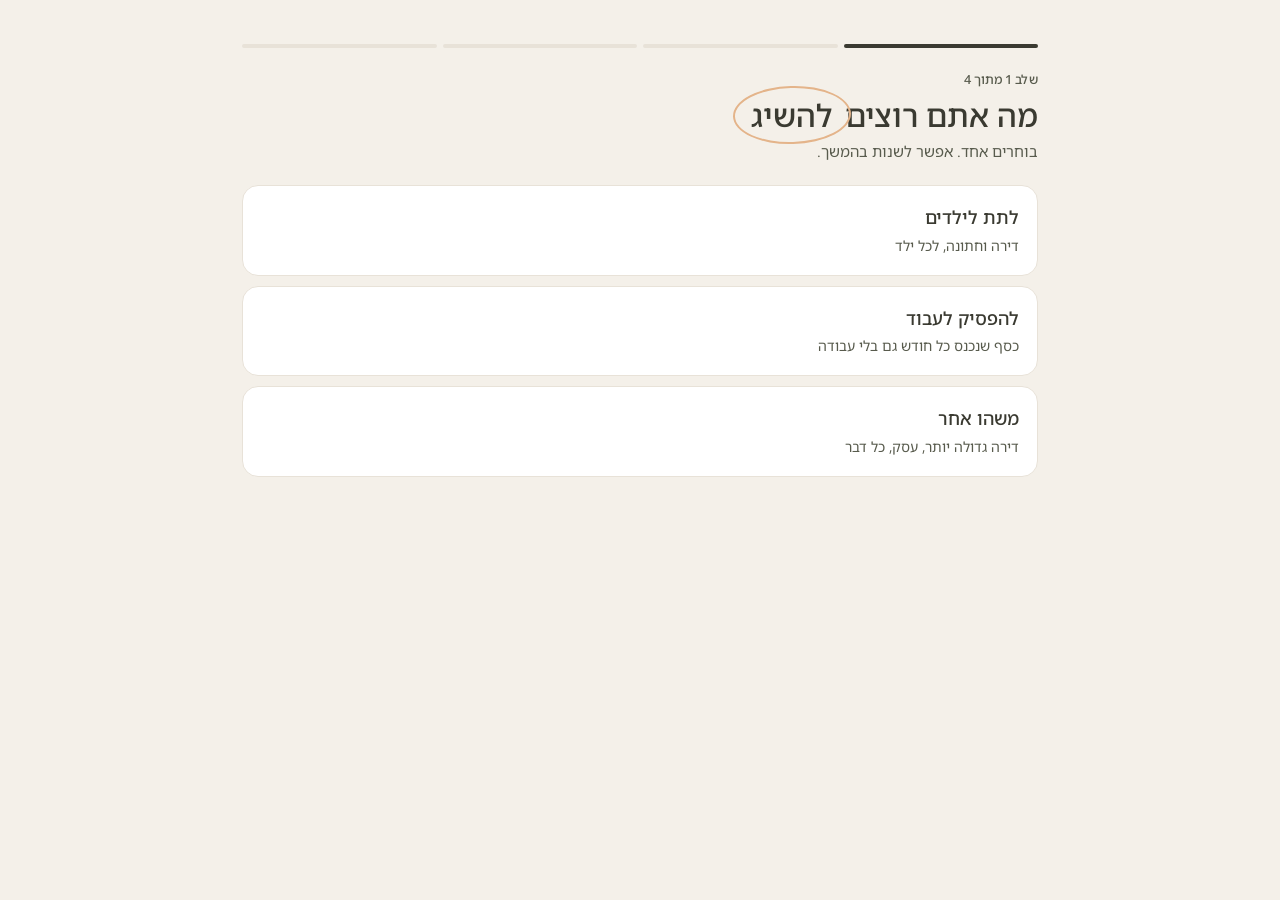
<file: docs/fresh.html>
<!DOCTYPE html>
<html lang="he" dir="rtl">
<head>
<meta charset="utf-8">
<meta name="viewport" content="width=device-width,initial-scale=1">
<meta name="robots" content="noindex,nofollow">
<title>בדיקה, תמיד הגרסה האחרונה</title>
</head>
<body>
<div id="osher-gap"></div>
<script>
(function(){
  var v = Date.now();
  var l = document.createElement("link");
  l.rel = "stylesheet"; l.href = "./gap.css?v=" + v;
  document.head.appendChild(l);
  var s = document.createElement("script");
  s.src = "./gap.js?v=" + v;
  document.body.appendChild(s);
})();
</script>
</body>
</html>
</file>
<file: docs/gap.css>
@import url('https://fonts.googleapis.com/css2?family=Noto+Sans+Hebrew:wght@300;400;500;600&display=swap');
/* 🔴 איפוס מבודד. תבניות וורדפרס מגדירות סגנון גלובלי ל-button ול-input,
   והוא דרס את העיצוב שלנו (הכפתור "הוספת ילד" יצא אדום ולא קריא).
   כאן מנקים הכל בתוך המחשבון, ורק אחר כך בונים מחדש. */
#osher-gap,#osher-gap *,#osher-gap *::before,#osher-gap *::after{box-sizing:border-box}
#osher-gap button,#osher-gap input,#osher-gap select,#osher-gap a,#osher-gap summary,#osher-gap details,#osher-gap table,#osher-gap th,#osher-gap td{
  background:none;border:0;border-radius:0;color:inherit;font:inherit;margin:0;padding:0;
  box-shadow:none;text-shadow:none;text-transform:none;letter-spacing:normal;
  line-height:inherit;min-height:0;min-width:0;width:auto;outline:none;
  -webkit-appearance:none;appearance:none}
#osher-gap button:hover,#osher-gap button:focus,#osher-gap button:active,#osher-gap a:hover,#osher-gap a:focus{background:none;color:inherit;box-shadow:none;
  text-decoration:none;transform:none;filter:none}
#osher-gap input[type="checkbox"]{-webkit-appearance:checkbox;appearance:checkbox}

#osher-gap{
  --olive:#3a3a31; --olive-mid:#585b4d; --peach:#e4b48a;
  --cream:#f4f0e9; --sand:#e8e2d8; --white:#fff;
  --late:#b8860b; --off:#9b3a2f; --ink-on-late:#26261f;
}
#osher-gap *{box-sizing:border-box}
/* 🔴 המחשבון יושב בתוך מכולה של אלמנטור מסוג boxed, שיש לה רוחב מקסימלי
   ושוליים משלה, וזה מה שיצר את השטח הלבן בצדדים.
   margin-inline שלילי משחרר אותו לרוחב המסך המלא בלי ליצור גלילה אופקית,
   ובלי להיות תלוי בהגדרות של התבנית או של אלמנטור. */
#osher-gap{margin:0;margin-inline:calc(50% - 50vw);min-height:100vh;min-height:100svh;overflow-x:clip;
  background:var(--cream);color:var(--olive);
  font-family:"Noto Sans Hebrew",system-ui,sans-serif;font-weight:400;line-height:1.55;
  -webkit-font-smoothing:antialiased}
#osher-gap .wrap{max-width:640px;margin:0 auto;padding:26px 16px 56px}
@media(min-width:900px){#osher-gap .wrap{max-width:860px;padding:44px 32px 72px}}
/* שלבים 1 עד 3 הם שאלה אחת בכל פעם,#osher-gap ולכן עמודה צרה נכונה להם.
   מסך התוצאה הוא דוח,#osher-gap ולכן במחשב הוא מתרחב לשתי עמודות. */
@media(min-width:980px){
  #osher-gap.wide .wrap{max-width:1120px}
  #osher-gap.wide #out{display:grid;grid-template-columns:1fr 1fr;gap:12px;align-items:start}
  #osher-gap.wide #out>.card{margin:0}
  #osher-gap.wide #out>.card:has(.chart){grid-column:1/-1}
}

#osher-gap .bar{display:flex;gap:6px;margin:0 0 22px}
#osher-gap .bar i{flex:1;height:4px;border-radius:2px;background:var(--sand);display:block}
#osher-gap .bar i.on{background:var(--olive)}
#osher-gap .stepno{font-size:12.5px;color:var(--olive-mid);font-weight:500;margin:0 0 6px}

#osher-gap h1{font-weight:500;font-size:26px;margin:0 0 4px;line-height:1.3}
@media(min-width:900px){#osher-gap h1{font-size:31px}}
#osher-gap .lede{color:var(--olive-mid);margin:0 0 22px;font-size:15px}
#osher-gap .mark{position:relative;white-space:nowrap;display:inline-block;padding:0 4px}
#osher-gap .mark::after{content:"";position:absolute;inset:-9px -14px;border:2px solid var(--peach);
  border-radius:50%;transform:rotate(-1.5deg);pointer-events:none}

#osher-gap .step{display:none}
#osher-gap .step.on{display:block}

#osher-gap .picks{display:grid;gap:10px}
#osher-gap .pick{display:block;width:100%;text-align:right;background:var(--white);border:1px solid var(--sand);
  border-radius:16px;padding:18px;font:inherit;color:var(--olive);cursor:pointer}
#osher-gap .pick:hover{border-color:var(--olive-mid)}
#osher-gap .pick b{display:block;font-weight:500;font-size:18px;margin:0 0 3px}
#osher-gap .pick span{display:block;font-size:14px;color:var(--olive-mid)}

#osher-gap .panel{background:var(--white);border:1px solid var(--sand);border-radius:16px;padding:18px}
#osher-gap label{display:block;font-size:12.5px;color:var(--olive-mid);font-weight:500;margin:0 0 5px;letter-spacing:.1px}
#osher-gap input{width:100%;padding:13px;border:0;border-radius:10px;background:var(--cream);
  color:var(--olive);font:inherit;font-size:17px;font-weight:500;-webkit-text-fill-color:var(--olive)}
#osher-gap input:focus{outline:2px solid var(--olive-mid);outline-offset:1px}
/* 🔴 בלי זה הרמז נראה כמו ערך שכבר הוזן, והמשתמש חושב שיש ברירת מחדל. */
#osher-gap input::placeholder{color:#9a9c91;opacity:1;font-weight:400;-webkit-text-fill-color:#9a9c91}
#osher-gap .row{display:grid;gap:12px;grid-template-columns:1fr 1fr}
@media(max-width:520px){#osher-gap .row{grid-template-columns:1fr}}
#osher-gap .fld+.fld{margin-top:14px}
#osher-gap .hint{font-size:12.5px;color:var(--olive-mid);margin:5px 0 0}

#osher-gap .kidhead{display:grid;gap:8px;grid-template-columns:1fr 88px 34px;margin:0 0 5px;
  font-size:12.5px;color:var(--olive-mid);font-weight:500}
#osher-gap .kidrow{display:grid;gap:8px;grid-template-columns:1fr 88px 34px;align-items:center;margin:0 0 7px}
#osher-gap .kidrow button{padding:0;width:34px;height:46px;border:0;background:none;border-radius:8px;
  color:var(--olive-mid);font:inherit;font-size:20px;line-height:1;cursor:pointer}
#osher-gap .kidrow button:hover{background:var(--cream);color:var(--off)}
#osher-gap .addkid{background:none;border:0;color:var(--olive);font:inherit;font-weight:500;
  text-decoration:underline;text-underline-offset:3px;cursor:pointer;padding:6px 0}
#osher-gap .adv{margin-top:16px;border-top:1px solid var(--sand);padding-top:12px}
#osher-gap .adv summary{cursor:pointer;font-size:13.5px;color:var(--olive-mid);font-weight:400;list-style:none}
#osher-gap .adv summary::-webkit-details-marker{display:none}
#osher-gap .adv summary u{color:var(--olive);font-weight:500;text-underline-offset:3px}
#osher-gap .adv[open] summary u{visibility:hidden}
#osher-gap .adv .row{margin-top:12px}

#osher-gap .nav{display:flex;gap:10px;margin-top:18px;align-items:center}
#osher-gap .btn{flex:1;padding:15px;border:0;border-radius:12px;background:var(--olive);color:var(--white);
  font:inherit;font-size:17px;font-weight:500;cursor:pointer}
#osher-gap .back{flex:0 0 auto;background:none;border:0;color:var(--olive-mid);font:inherit;font-weight:500;
  padding:15px 6px;cursor:pointer;text-decoration:underline;text-underline-offset:3px}
#osher-gap .ctabox .btn{display:block;width:100%;text-align:center;text-decoration:none;margin:0 0 10px}
#osher-gap .ctabox .wa{background:#1f7a4d;color:#fff}
#osher-gap .ctabox .ghost{background:none;color:var(--olive);border:1px solid var(--sand)}
#osher-gap .chk{display:flex;align-items:center;gap:9px;font-size:14px;color:var(--olive);
  font-weight:400;margin:4px 0 14px;cursor:pointer}
#osher-gap .chk input{width:19px;height:19px;flex:0 0 auto;accent-color:var(--olive)}
#osher-gap .err{color:var(--off);font-size:13.5px;font-weight:500;margin:0 0 10px}
#osher-gap .done{background:var(--cream);border-radius:12px;padding:18px;text-align:center;
  font-size:17px;font-weight:500;margin:0}

#osher-gap .card{background:var(--white);border:1px solid var(--sand);border-radius:16px;padding:18px;margin:0 0 12px}
#osher-gap h2{font-weight:500;font-size:17px;margin:0 0 12px}
#osher-gap .tiles{display:grid;gap:10px;grid-template-columns:1fr 1fr}
#osher-gap .tile{background:var(--cream);border-radius:12px;padding:14px}
#osher-gap .tile .k{font-size:13px;color:var(--olive-mid);font-weight:500;margin:0 0 3px}
#osher-gap .tile .v{font-size:24px;font-weight:500;font-variant-numeric:tabular-nums;letter-spacing:-.4px}
#osher-gap .tile .u{font-size:13px;color:var(--olive-mid);font-weight:400}
#osher-gap .tile.bad .v{color:var(--off)}
#osher-gap .hero{grid-column:1/-1;background:var(--olive);color:var(--white)}
#osher-gap .hero .k{color:rgba(255,255,255,.74)}
#osher-gap .hero .v{font-size:42px;line-height:1.08;letter-spacing:-1.3px}
#osher-gap .hero.bad .v{color:#f0b6ab}
#osher-gap .hero .u{color:rgba(255,255,255,.74)}
@media(max-width:400px){#osher-gap .hero .v{font-size:33px}}
#osher-gap .chip{display:inline-flex;align-items:center;gap:8px;padding:9px 15px;border-radius:999px;
  font-weight:500;font-size:16px;margin:0 0 12px}
#osher-gap .chip.ok{background:var(--sand);color:var(--olive)}
#osher-gap .chip.late{background:var(--late);color:var(--ink-on-late)}
#osher-gap .chip.off{background:var(--off);color:var(--white)}
#osher-gap .chip .dot{width:9px;height:9px;border-radius:50%;background:currentColor}
#osher-gap table{width:100%;border-collapse:collapse;font-size:15px}
#osher-gap th,#osher-gap td{text-align:right;padding:10px 6px;border-bottom:1px solid var(--sand);font-variant-numeric:tabular-nums}
#osher-gap th{font-weight:600;color:var(--olive);font-size:13px}
#osher-gap tr:last-child td{border-bottom:0}
#osher-gap tr.hot td{color:var(--off);font-weight:500}
#osher-gap td.num,#osher-gap th.num{text-align:left;direction:ltr}
#osher-gap .note{font-size:13px;color:var(--olive-mid);margin:10px 0 0}
#osher-gap .assump{padding:14px 2px 0;font-size:12.5px;color:var(--olive-mid);margin:16px 0 0;
  border-top:1px solid var(--sand);line-height:1.5}

#osher-gap .chart{position:relative}
#osher-gap .chart svg{width:100%;height:auto;display:block;touch-action:pan-y}
#osher-gap .chart .hit{cursor:crosshair}
#osher-gap .legend{display:flex;gap:16px;font-size:13px;color:var(--olive);font-weight:500;flex-wrap:wrap;margin-top:8px}
#osher-gap .legend span{display:inline-flex;align-items:center;gap:6px}
#osher-gap .legend b{width:10px;height:10px;border-radius:3px;display:inline-block}
#osher-gap .tip{position:absolute;top:6px;background:var(--olive);color:var(--white);border-radius:10px;
  padding:9px 11px;font-size:13px;line-height:1.5;pointer-events:none;min-width:130px;
  transform:translateX(-50%)}
#osher-gap .tip .ty{font-weight:500;margin-bottom:3px}
#osher-gap .tip i{display:inline-block;width:8px;height:8px;border-radius:2px;margin-left:6px;
  border:1px solid rgba(255,255,255,.55)}
#osher-gap .tip .tg{margin-top:4px;padding-top:4px;border-top:1px solid rgba(255,255,255,.22);font-weight:500}
</file>
